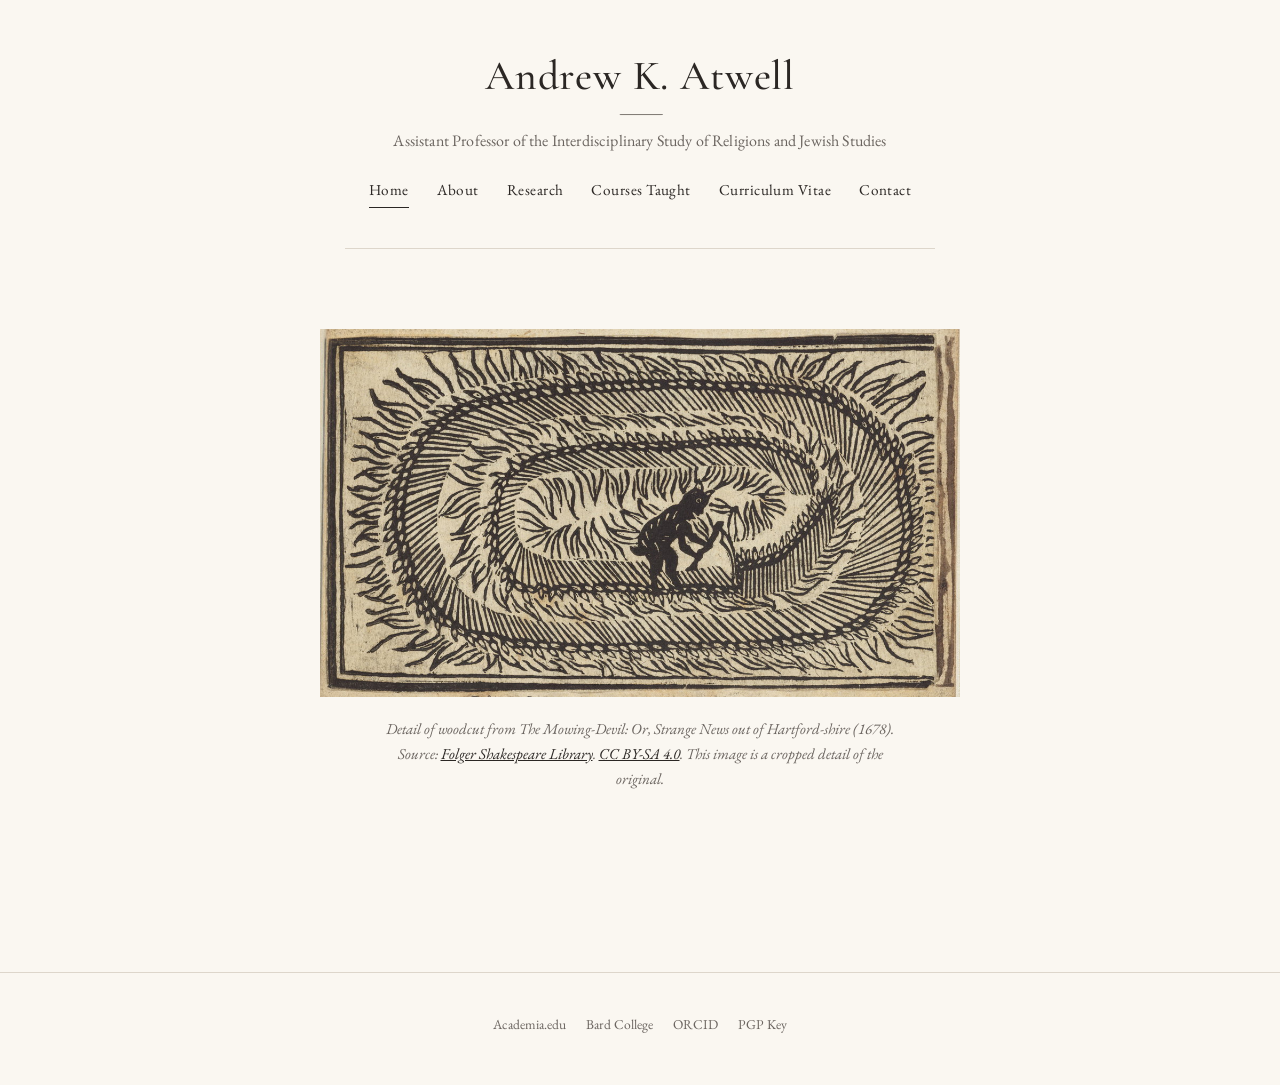
<file: index.html>
<!doctype html>
<html lang="en">
<head>
<meta charset="utf-8">
<meta name="viewport" content="width=device-width, initial-scale=1">
<meta name="description" content="Andrew K. Atwell, Assistant Professor of the Interdisciplinary Study of Religions and Jewish Studies at Bard College.">
<title>Andrew K. Atwell</title>
<link rel="stylesheet" href="css/style.css">
<script type="application/ld+json">
{
  "@context": "https://schema.org",
  "@type": "Person",
  "name": "Andrew K. Atwell",
  "url": "https://andrewkatwell.com/",
  "image": "https://andrewkatwell.com/images/headshot.jpg",
  "jobTitle": "Assistant Professor of the Interdisciplinary Study of Religions and Jewish Studies",
  "worksFor": {
    "@type": "CollegeOrUniversity",
    "name": "Bard College",
    "url": "https://www.bard.edu"
  },
  "alumniOf": [
    { "@type": "CollegeOrUniversity", "name": "University of Chicago" },
    { "@type": "CollegeOrUniversity", "name": "University of Virginia" },
    { "@type": "CollegeOrUniversity", "name": "Eckerd College" }
  ],
  "sameAs": [
    "https://bard.academia.edu/AndrewAtwell",
    "https://www.bard.edu/faculty/andrew-atwell",
    "https://orcid.org/0000-0002-2615-8442"
  ]
}
</script>
</head>
<body>
<div class="page">

<header class="site-header">
  <h1 class="site-header__name"><a href="index.html">Andrew K. Atwell</a></h1>
  <div class="site-header__marker"><span>&mdash;</span></div>
  <p class="site-header__title">Assistant Professor of the Interdisciplinary Study of Religions and Jewish Studies</p>
</header>

<nav class="site-nav" aria-label="Primary">
  <a href="index.html" aria-current="page">Home</a>
  <a href="about.html">About</a>
  <a href="research.html">Research</a>
  <a href="courses.html">Courses Taught</a>
  <a href="cv.html">Curriculum Vitae</a>
  <a href="contact.html">Contact</a>
</nav>

<main>
  <div class="landing">
    <img class="landing__image" src="images/home-photo.jpg" alt="Woodcut depicting a devil mowing a field in a spiral pattern, from a 1678 English pamphlet.">
    <p class="landing__caption">Detail of woodcut from <em>The Mowing-Devil: Or, Strange News out of Hartford-shire</em> (1678). Source: <a href="https://digitalcollections.folger.edu/img56978">Folger Shakespeare Library</a>. <a href="https://creativecommons.org/licenses/by-sa/4.0/">CC BY-SA 4.0</a>. This image is a cropped detail of the original.</p>
  </div>
</main>

<footer class="site-footer">
  <div class="site-footer__links">
    <a href="https://bard.academia.edu/AndrewAtwell">Academia.edu</a>
    <a href="https://www.bard.edu/faculty/andrew-atwell">Bard College</a>
    <a href="https://orcid.org/0000-0002-2615-8442">ORCID</a>
    <a href="https://keys.openpgp.org/search?q=40FF0E88ECA19319572B870DB6F219257C4F36E4">PGP Key</a>
  </div>
</footer>

</div>
</body>
</html>
</file>
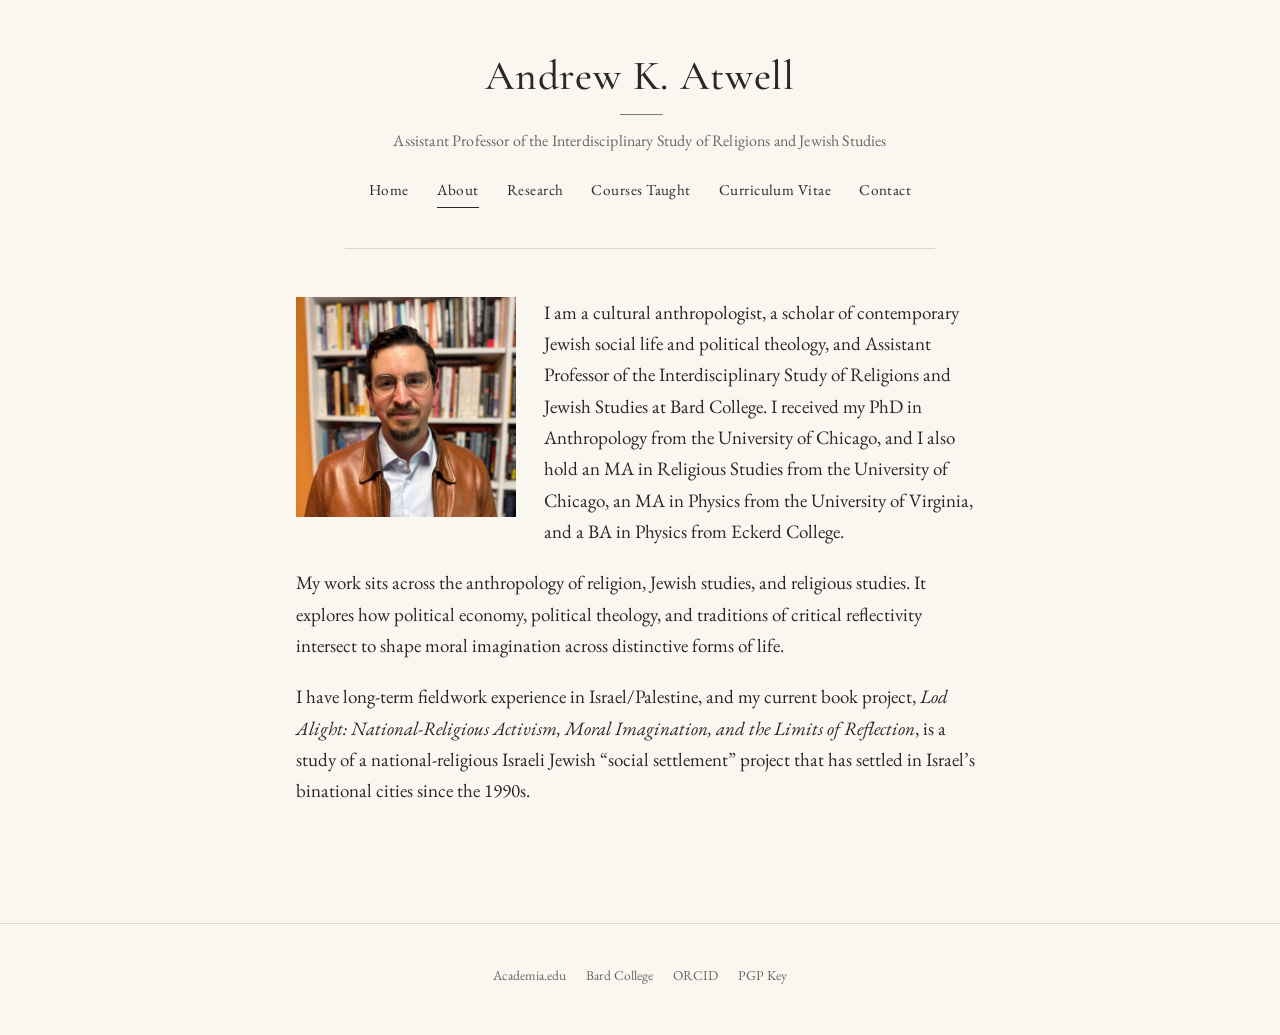
<file: about.html>
<!doctype html>
<html lang="en">
<head>
<meta charset="utf-8">
<meta name="viewport" content="width=device-width, initial-scale=1">
<meta name="description" content="About Andrew K. Atwell, cultural anthropologist and Assistant Professor of the Interdisciplinary Study of Religions and Jewish Studies at Bard College.">
<title>About &mdash; Andrew K. Atwell</title>
<link rel="stylesheet" href="css/style.css">
</head>
<body>
<div class="page">

<header class="site-header">
  <h1 class="site-header__name"><a href="index.html">Andrew K. Atwell</a></h1>
  <div class="site-header__marker"><span>&mdash;</span></div>
  <p class="site-header__title">Assistant Professor of the Interdisciplinary Study of Religions and Jewish Studies</p>
</header>

<nav class="site-nav" aria-label="Primary">
  <a href="index.html">Home</a>
  <a href="about.html" aria-current="page">About</a>
  <a href="research.html">Research</a>
  <a href="courses.html">Courses Taught</a>
  <a href="cv.html">Curriculum Vitae</a>
  <a href="contact.html">Contact</a>
</nav>

<main>
  <div class="about-content">
    <div class="about-portrait">
      <img src="images/headshot.jpg" alt="Andrew K. Atwell">
    </div>
    <p>I am a cultural anthropologist, a scholar of contemporary Jewish social life and political theology, and Assistant Professor of the Interdisciplinary Study of Religions and Jewish Studies at Bard College. I received my PhD in Anthropology from the University of Chicago, and I also hold an MA in Religious Studies from the University of Chicago, an MA in Physics from the University of Virginia, and a BA in Physics from Eckerd College.</p>
    <p>My work sits across the anthropology of religion, Jewish studies, and religious studies. It explores how political economy, political theology, and traditions of critical reflectivity intersect to shape moral imagination across distinctive forms of life.</p>
    <p>I have long-term fieldwork experience in Israel/Palestine, and my current book project, <em>Lod Alight: National-Religious Activism, Moral Imagination, and the Limits of Reflection</em>, is a study of a national-religious Israeli Jewish &ldquo;social settlement&rdquo; project that has settled in Israel&rsquo;s binational cities since the 1990s.</p>
  </div>
</main>

<footer class="site-footer">
  <div class="site-footer__links">
    <a href="https://bard.academia.edu/AndrewAtwell">Academia.edu</a>
    <a href="https://www.bard.edu/faculty/andrew-atwell">Bard College</a>
    <a href="https://orcid.org/0000-0002-2615-8442">ORCID</a>
    <a href="https://keys.openpgp.org/search?q=40FF0E88ECA19319572B870DB6F219257C4F36E4">PGP Key</a>
  </div>
</footer>

</div>
</body>
</html>
</file>
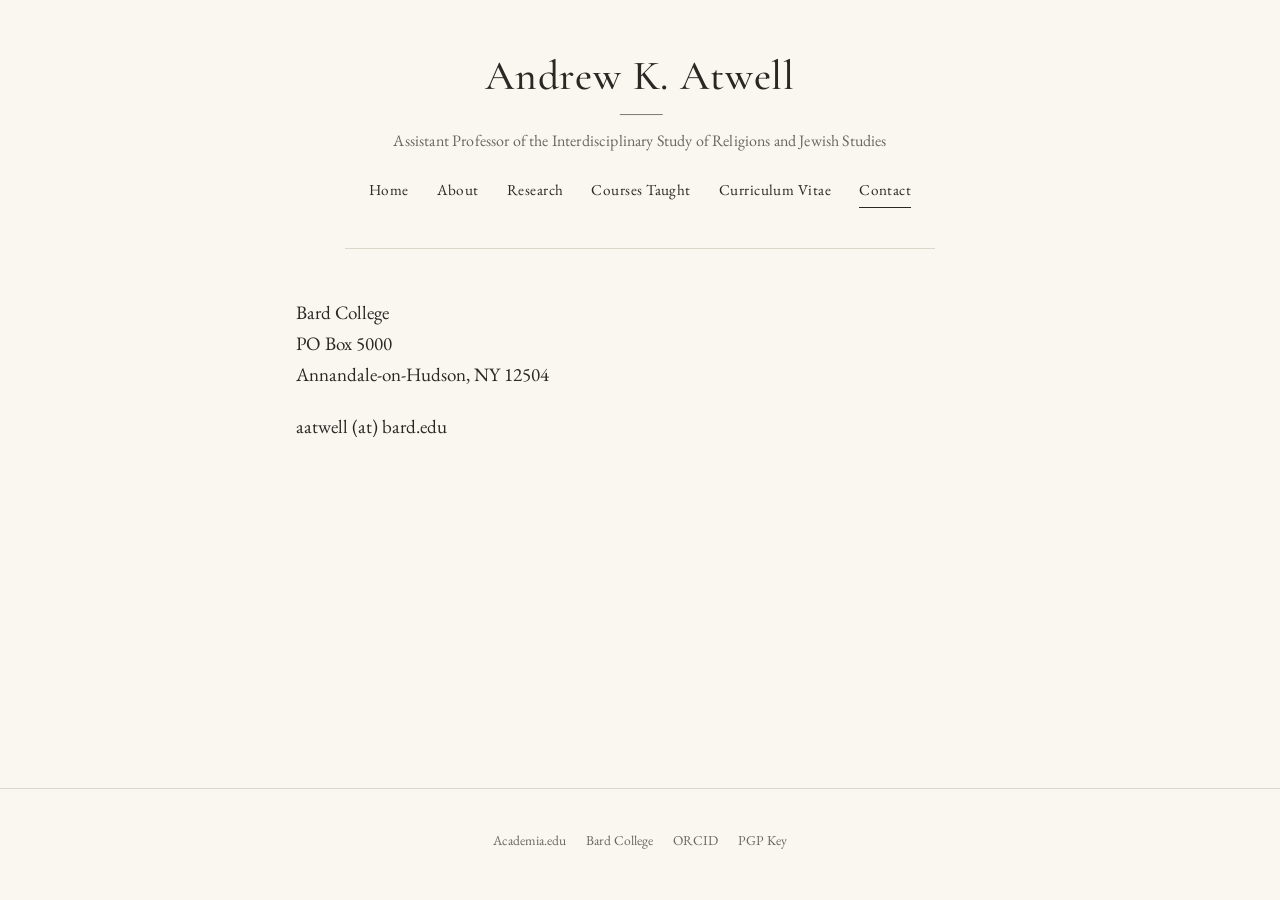
<file: contact.html>
<!doctype html>
<html lang="en">
<head>
<meta charset="utf-8">
<meta name="viewport" content="width=device-width, initial-scale=1">
<meta name="description" content="Contact information for Andrew K. Atwell, Assistant Professor of the Interdisciplinary Study of Religions and Jewish Studies at Bard College.">
<title>Contact &mdash; Andrew K. Atwell</title>
<link rel="stylesheet" href="css/style.css">
</head>
<body>
<div class="page">

<header class="site-header">
  <h1 class="site-header__name"><a href="index.html">Andrew K. Atwell</a></h1>
  <div class="site-header__marker"><span>&mdash;</span></div>
  <p class="site-header__title">Assistant Professor of the Interdisciplinary Study of Religions and Jewish Studies</p>
</header>

<nav class="site-nav" aria-label="Primary">
  <a href="index.html">Home</a>
  <a href="about.html">About</a>
  <a href="research.html">Research</a>
  <a href="courses.html">Courses Taught</a>
  <a href="cv.html">Curriculum Vitae</a>
  <a href="contact.html" aria-current="page">Contact</a>
</nav>

<main>
  <p>Bard College<br>
  PO Box 5000<br>
  Annandale-on-Hudson, NY 12504</p>

  <p>aatwell (at) bard.edu</p>
</main>

<footer class="site-footer">
  <div class="site-footer__links">
    <a href="https://bard.academia.edu/AndrewAtwell">Academia.edu</a>
    <a href="https://www.bard.edu/faculty/andrew-atwell">Bard College</a>
    <a href="https://orcid.org/0000-0002-2615-8442">ORCID</a>
    <a href="https://keys.openpgp.org/search?q=40FF0E88ECA19319572B870DB6F219257C4F36E4">PGP Key</a>
  </div>
</footer>

</div>
</body>
</html>
</file>
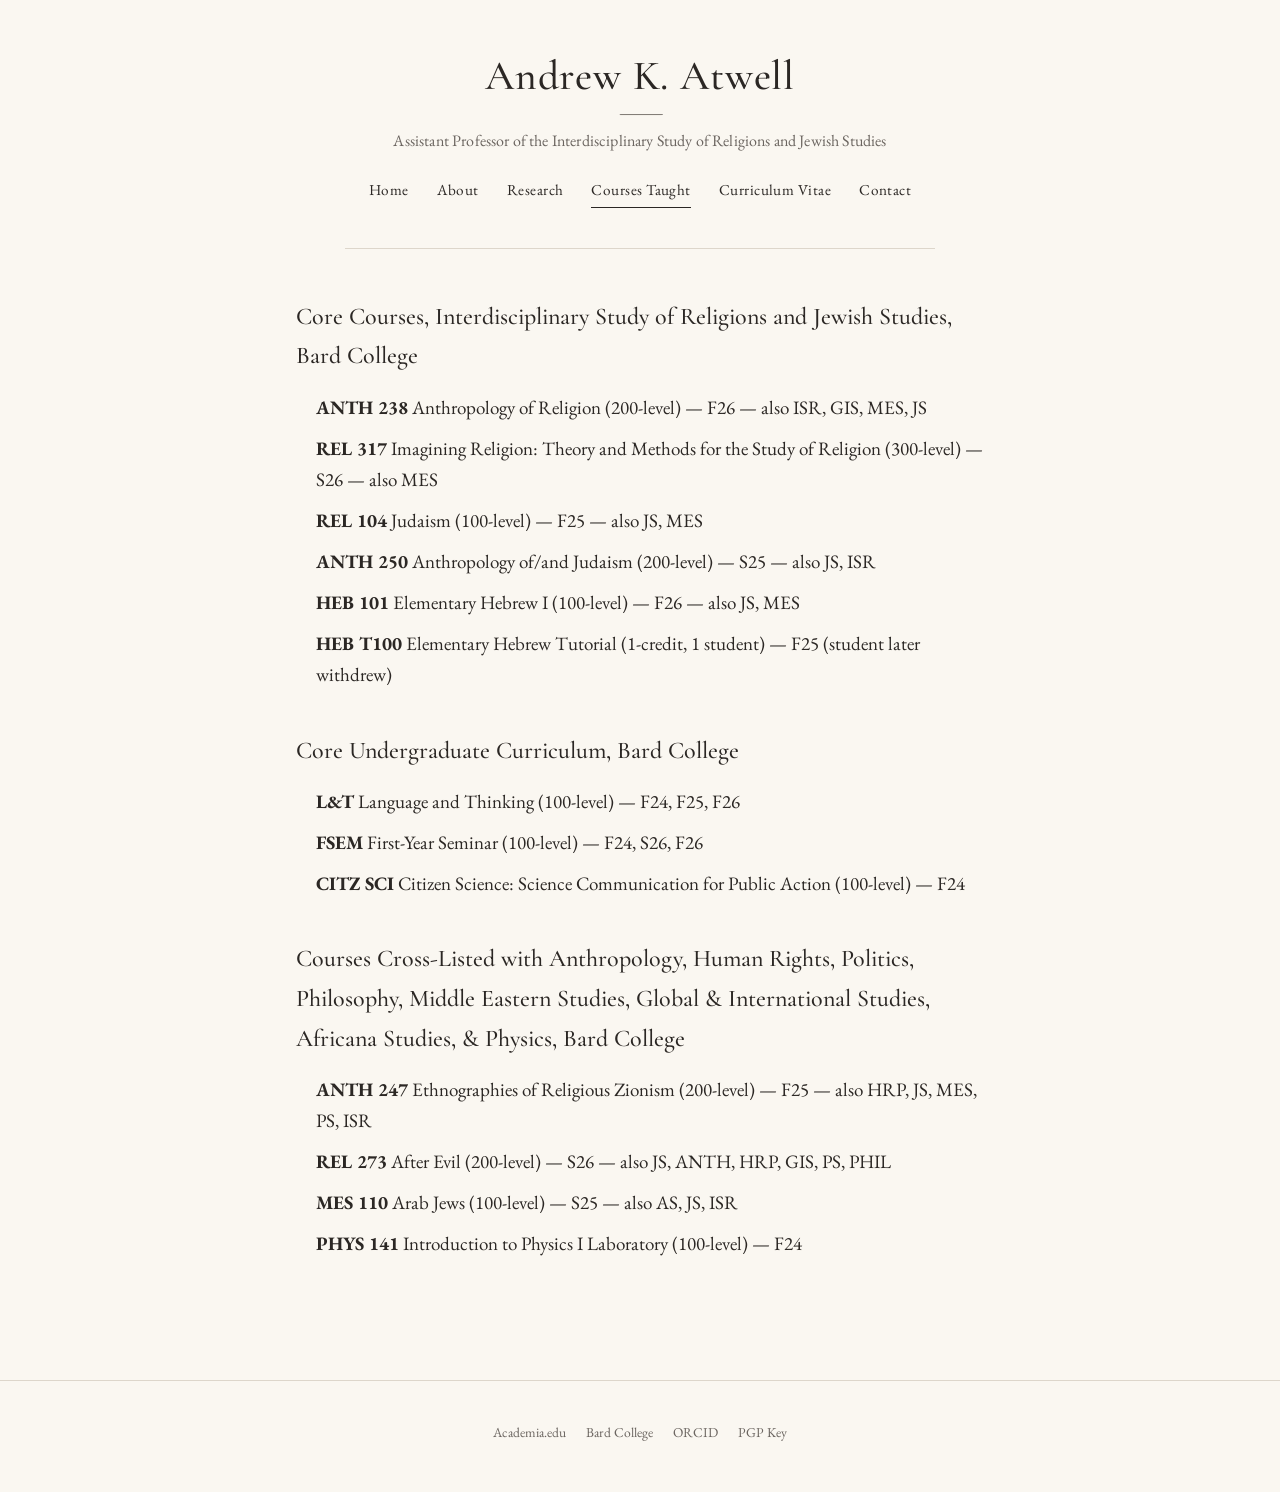
<file: courses.html>
<!doctype html>
<html lang="en">
<head>
<meta charset="utf-8">
<meta name="viewport" content="width=device-width, initial-scale=1">
<meta name="description" content="Courses taught by Andrew K. Atwell in the Interdisciplinary Study of Religions and Jewish Studies at Bard College.">
<title>Courses Taught &mdash; Andrew K. Atwell</title>
<link rel="stylesheet" href="css/style.css">
</head>
<body>
<div class="page">

<header class="site-header">
  <h1 class="site-header__name"><a href="index.html">Andrew K. Atwell</a></h1>
  <div class="site-header__marker"><span>&mdash;</span></div>
  <p class="site-header__title">Assistant Professor of the Interdisciplinary Study of Religions and Jewish Studies</p>
</header>

<nav class="site-nav" aria-label="Primary">
  <a href="index.html">Home</a>
  <a href="about.html">About</a>
  <a href="research.html">Research</a>
  <a href="courses.html" aria-current="page">Courses Taught</a>
  <a href="cv.html">Curriculum Vitae</a>
  <a href="contact.html">Contact</a>
</nav>

<main>
  <h2>Core Courses, Interdisciplinary Study of Religions and Jewish Studies, Bard College</h2>
  <ul>
    <li><strong>ANTH 238</strong> Anthropology of Religion (200-level) &mdash; F26 &mdash; also ISR, GIS, MES, JS</li>
    <li><strong>REL 317</strong> Imagining Religion: Theory and Methods for the Study of Religion (300-level) &mdash; S26 &mdash; also MES</li>
    <li><strong>REL 104</strong> Judaism (100-level) &mdash; F25 &mdash; also JS, MES</li>
    <li><strong>ANTH 250</strong> Anthropology of/and Judaism (200-level) &mdash; S25 &mdash; also JS, ISR</li>
    <li><strong>HEB 101</strong> Elementary Hebrew I (100-level) &mdash; F26 &mdash; also JS, MES</li>
    <li><strong>HEB T100</strong> Elementary Hebrew Tutorial (1-credit, 1 student) &mdash; F25 (student later withdrew)</li>
  </ul>

  <h2>Core Undergraduate Curriculum, Bard College</h2>
  <ul>
    <li><strong>L&amp;T</strong> Language and Thinking (100-level) &mdash; F24, F25, F26</li>
    <li><strong>FSEM</strong> First-Year Seminar (100-level) &mdash; F24, S26, F26</li>
    <li><strong>CITZ SCI</strong> Citizen Science: Science Communication for Public Action (100-level) &mdash; F24</li>
  </ul>

  <h2>Courses Cross-Listed with Anthropology, Human Rights, Politics, Philosophy, Middle Eastern Studies, Global &amp; International Studies, Africana Studies, &amp; Physics, Bard College</h2>
  <ul>
    <li><strong>ANTH 247</strong> Ethnographies of Religious Zionism (200-level) &mdash; F25 &mdash; also HRP, JS, MES, PS, ISR</li>
    <li><strong>REL 273</strong> After Evil (200-level) &mdash; S26 &mdash; also JS, ANTH, HRP, GIS, PS, PHIL</li>
    <li><strong>MES 110</strong> Arab Jews (100-level) &mdash; S25 &mdash; also AS, JS, ISR</li>
    <li><strong>PHYS 141</strong> Introduction to Physics I Laboratory (100-level) &mdash; F24</li>
  </ul>
</main>

<footer class="site-footer">
  <div class="site-footer__links">
    <a href="https://bard.academia.edu/AndrewAtwell">Academia.edu</a>
    <a href="https://www.bard.edu/faculty/andrew-atwell">Bard College</a>
    <a href="https://orcid.org/0000-0002-2615-8442">ORCID</a>
    <a href="https://keys.openpgp.org/search?q=40FF0E88ECA19319572B870DB6F219257C4F36E4">PGP Key</a>
  </div>
</footer>

</div>
</body>
</html>
</file>
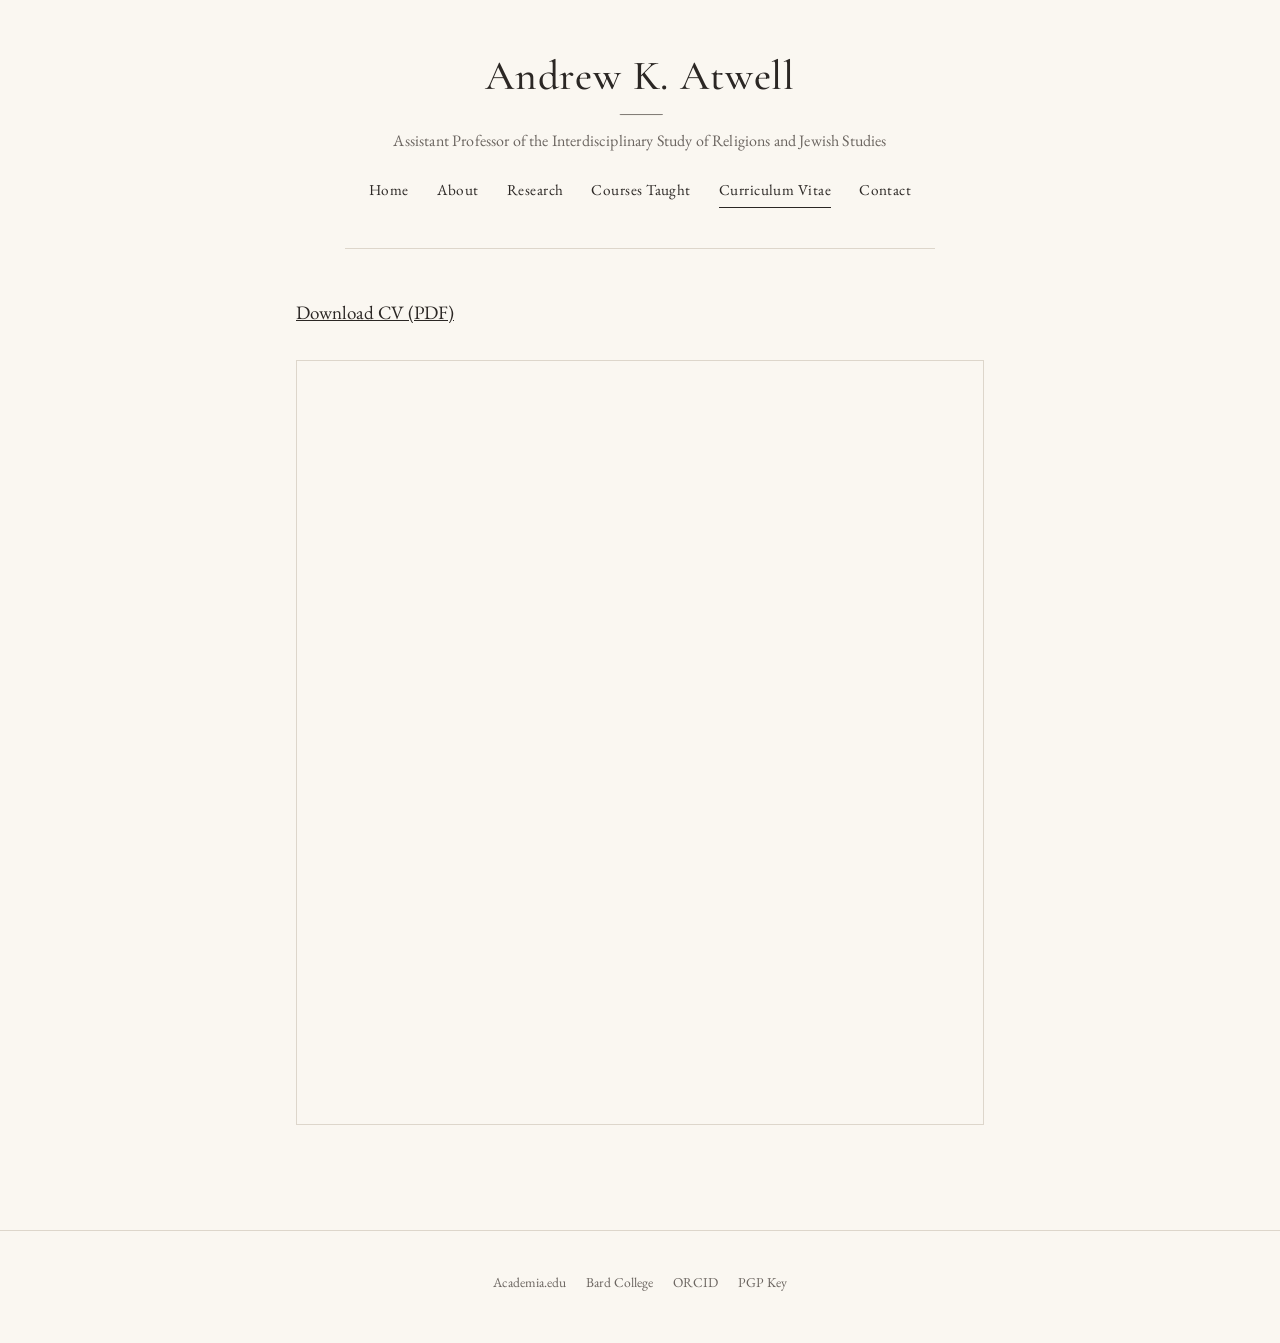
<file: cv.html>
<!doctype html>
<html lang="en">
<head>
<meta charset="utf-8">
<meta name="viewport" content="width=device-width, initial-scale=1">
<meta name="description" content="Curriculum vitae of Andrew K. Atwell, Assistant Professor of the Interdisciplinary Study of Religions and Jewish Studies at Bard College.">
<title>Curriculum Vitae &mdash; Andrew K. Atwell</title>
<link rel="stylesheet" href="css/style.css">
</head>
<body>
<div class="page">

<header class="site-header">
  <h1 class="site-header__name"><a href="index.html">Andrew K. Atwell</a></h1>
  <div class="site-header__marker"><span>&mdash;</span></div>
  <p class="site-header__title">Assistant Professor of the Interdisciplinary Study of Religions and Jewish Studies</p>
</header>

<nav class="site-nav" aria-label="Primary">
  <a href="index.html">Home</a>
  <a href="about.html">About</a>
  <a href="research.html">Research</a>
  <a href="courses.html">Courses Taught</a>
  <a href="cv.html" aria-current="page">Curriculum Vitae</a>
  <a href="contact.html">Contact</a>
</nav>

<main>
  <p class="cv-download">
    <a href="files/akatwell_cv.pdf">Download CV (PDF)</a>
  </p>
  <iframe class="cv-embed" src="files/akatwell_cv.pdf" title="Curriculum Vitae"></iframe>
</main>

<footer class="site-footer">
  <div class="site-footer__links">
    <a href="https://bard.academia.edu/AndrewAtwell">Academia.edu</a>
    <a href="https://www.bard.edu/faculty/andrew-atwell">Bard College</a>
    <a href="https://orcid.org/0000-0002-2615-8442">ORCID</a>
    <a href="https://keys.openpgp.org/search?q=40FF0E88ECA19319572B870DB6F219257C4F36E4">PGP Key</a>
  </div>
</footer>

</div>
</body>
</html>
</file>
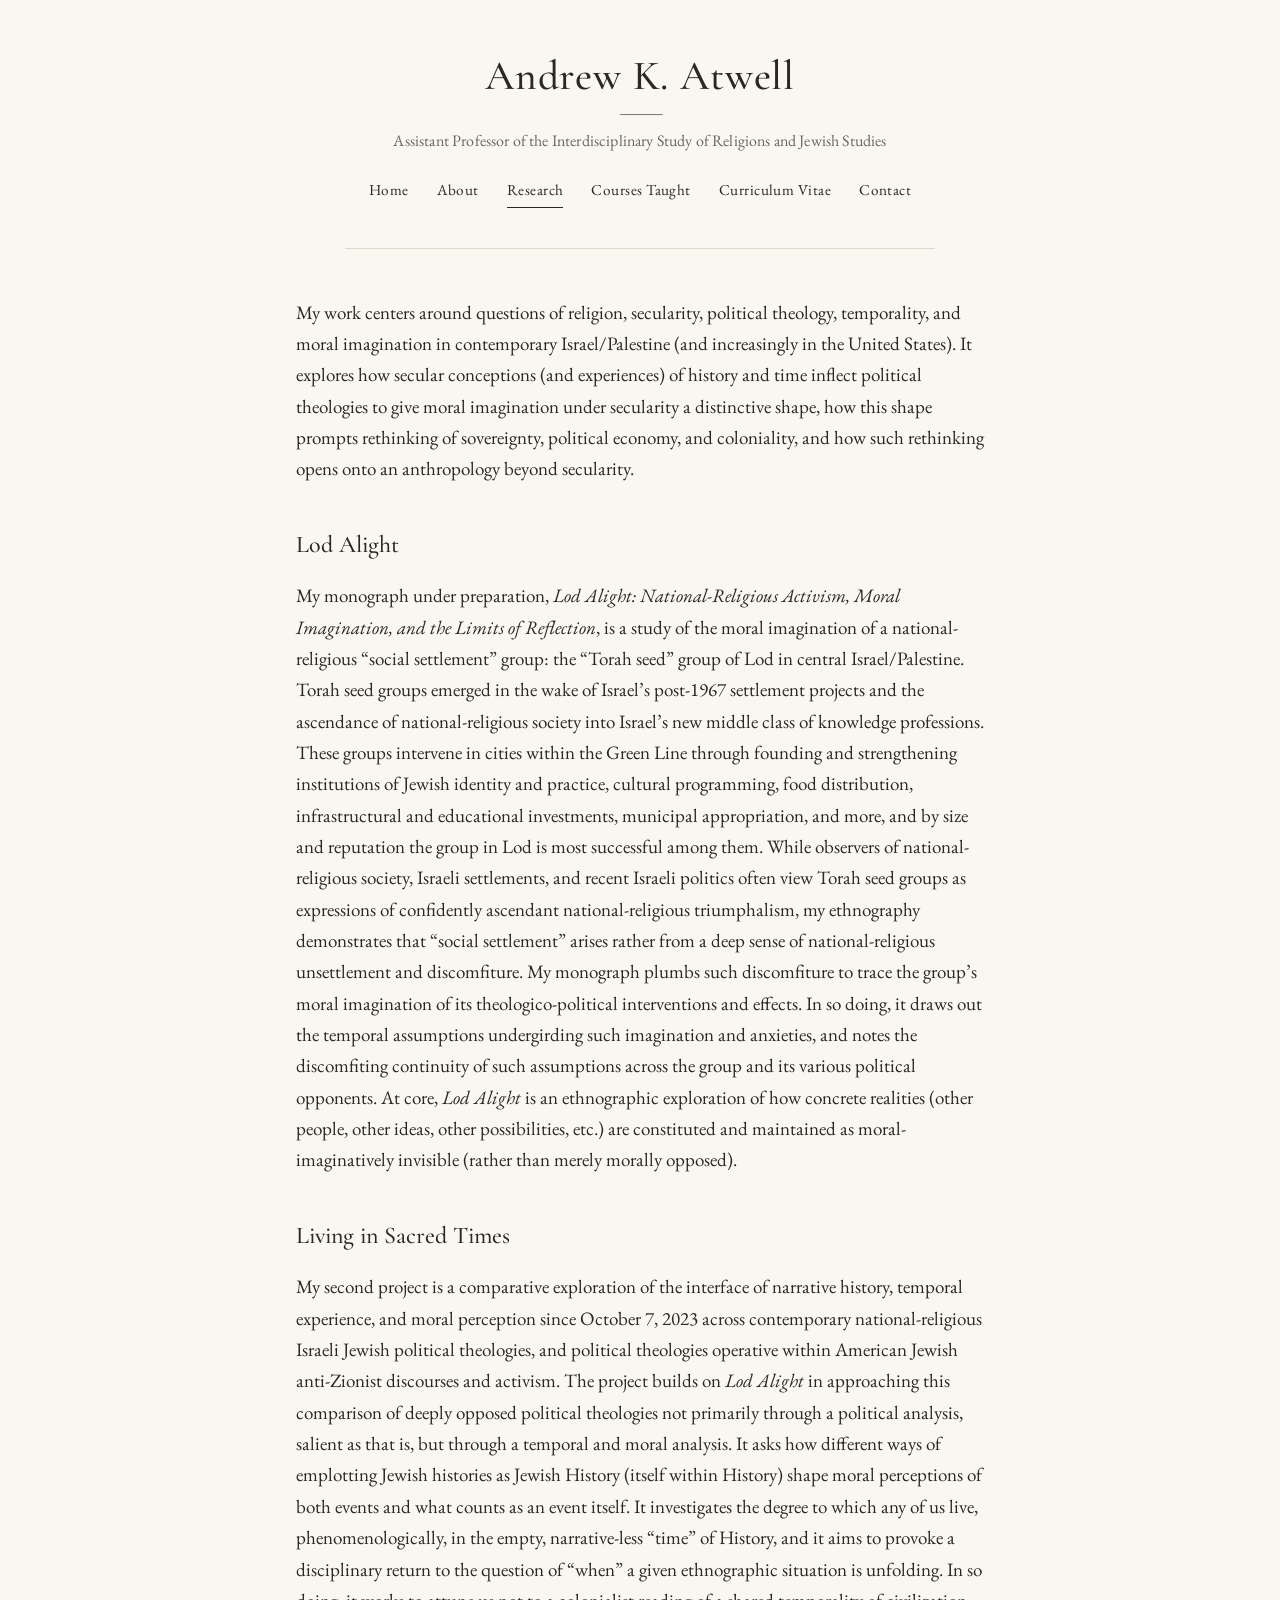
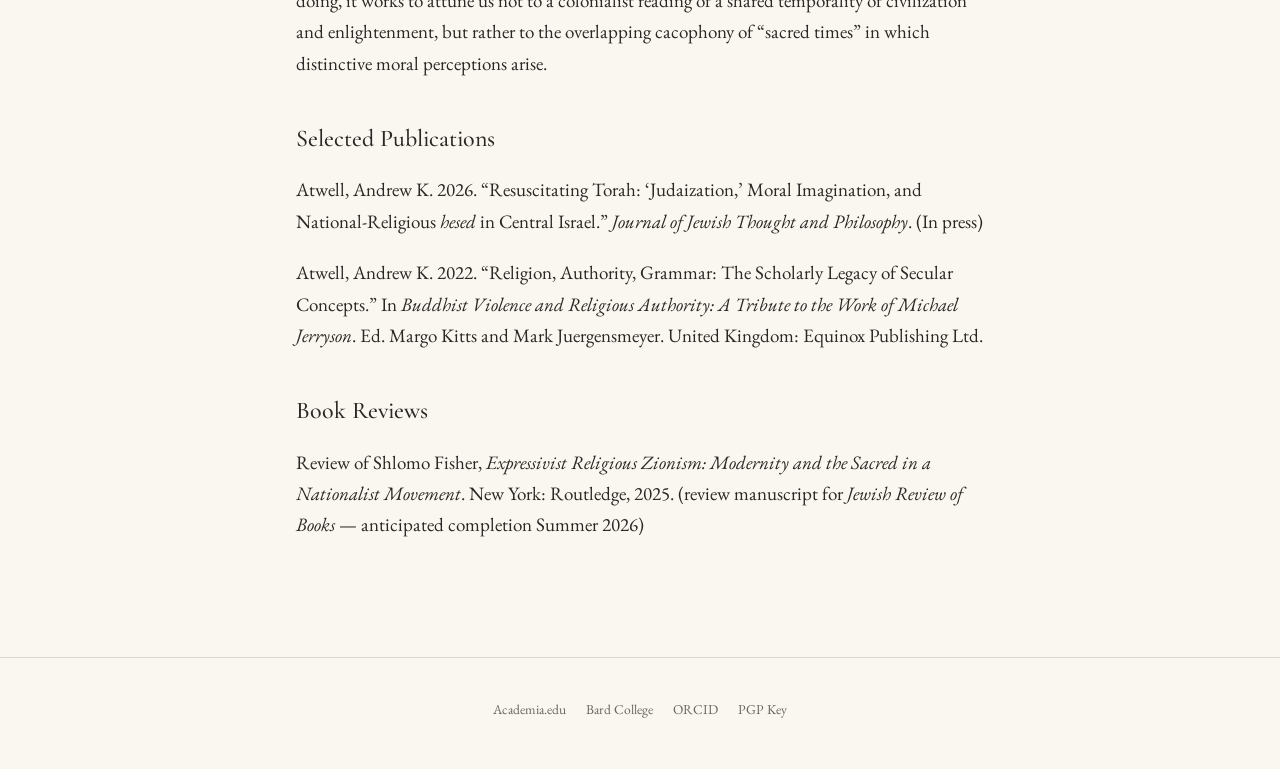
<file: research.html>
<!doctype html>
<html lang="en">
<head>
<meta charset="utf-8">
<meta name="viewport" content="width=device-width, initial-scale=1">
<meta name="description" content="Research by Andrew K. Atwell on religion, secularity, political theology, temporality, and moral imagination in contemporary Israel/Palestine.">
<title>Research &mdash; Andrew K. Atwell</title>
<link rel="stylesheet" href="css/style.css">
</head>
<body>
<div class="page">

<header class="site-header">
  <h1 class="site-header__name"><a href="index.html">Andrew K. Atwell</a></h1>
  <div class="site-header__marker"><span>&mdash;</span></div>
  <p class="site-header__title">Assistant Professor of the Interdisciplinary Study of Religions and Jewish Studies</p>
</header>

<nav class="site-nav" aria-label="Primary">
  <a href="index.html">Home</a>
  <a href="about.html">About</a>
  <a href="research.html" aria-current="page">Research</a>
  <a href="courses.html">Courses Taught</a>
  <a href="cv.html">Curriculum Vitae</a>
  <a href="contact.html">Contact</a>
</nav>

<main>
  <p>My work centers around questions of religion, secularity, political theology, temporality, and moral imagination in contemporary Israel/Palestine (and increasingly in the United States). It explores how secular conceptions (and experiences) of history and time inflect political theologies to give moral imagination under secularity a distinctive shape, how this shape prompts rethinking of sovereignty, political economy, and coloniality, and how such rethinking opens onto an anthropology beyond secularity.</p>

  <h2>Lod Alight</h2>
  <p>My monograph under preparation, <em>Lod Alight: National-Religious Activism, Moral Imagination, and the Limits of Reflection</em>, is a study of the moral imagination of a national-religious &ldquo;social settlement&rdquo; group: the &ldquo;Torah seed&rdquo; group of Lod in central Israel/Palestine. Torah seed groups emerged in the wake of Israel&rsquo;s post-1967 settlement projects and the ascendance of national-religious society into Israel&rsquo;s new middle class of knowledge professions. These groups intervene in cities within the Green Line through founding and strengthening institutions of Jewish identity and practice, cultural programming, food distribution, infrastructural and educational investments, municipal appropriation, and more, and by size and reputation the group in Lod is most successful among them. While observers of national-religious society, Israeli settlements, and recent Israeli politics often view Torah seed groups as expressions of confidently ascendant national-religious triumphalism, my ethnography demonstrates that &ldquo;social settlement&rdquo; arises rather from a deep sense of national-religious unsettlement and discomfiture. My monograph plumbs such discomfiture to trace the group&rsquo;s moral imagination of its theologico-political interventions and effects. In so doing, it draws out the temporal assumptions undergirding such imagination and anxieties, and notes the discomfiting continuity of such assumptions across the group and its various political opponents. At core, <em>Lod Alight</em> is an ethnographic exploration of how concrete realities (other people, other ideas, other possibilities, etc.) are constituted and maintained as moral-imaginatively invisible (rather than merely morally opposed).</p>

  <h2>Living in Sacred Times</h2>
  <p>My second project is a comparative exploration of the interface of narrative history, temporal experience, and moral perception since October 7, 2023 across contemporary national-religious Israeli Jewish political theologies, and political theologies operative within American Jewish anti-Zionist discourses and activism. The project builds on <em>Lod Alight</em> in approaching this comparison of deeply opposed political theologies not primarily through a political analysis, salient as that is, but through a temporal and moral analysis. It asks how different ways of emplotting Jewish histories as Jewish History (itself within History) shape moral perceptions of both events and what counts as an event itself. It investigates the degree to which any of us live, phenomenologically, in the empty, narrative-less &ldquo;time&rdquo; of History, and it aims to provoke a disciplinary return to the question of &ldquo;when&rdquo; a given ethnographic situation is unfolding. In so doing, it works to attune us not to a colonialist reading of a shared temporality of civilization and enlightenment, but rather to the overlapping cacophony of &ldquo;sacred times&rdquo; in which distinctive moral perceptions arise.</p>

  <h2>Selected Publications</h2>
  <p>Atwell, Andrew K. 2026. &ldquo;Resuscitating Torah: &lsquo;Judaization,&rsquo; Moral Imagination, and National-Religious <em>hesed</em> in Central Israel.&rdquo; <em>Journal of Jewish Thought and Philosophy</em>. (In press)</p>
  <p>Atwell, Andrew K. 2022. &ldquo;Religion, Authority, Grammar: The Scholarly Legacy of Secular Concepts.&rdquo; In <em>Buddhist Violence and Religious Authority: A Tribute to the Work of Michael Jerryson</em>. Ed. Margo Kitts and Mark Juergensmeyer. United Kingdom: Equinox Publishing Ltd.</p>

  <h2>Book Reviews</h2>
  <p>Review of Shlomo Fisher, <em>Expressivist Religious Zionism: Modernity and the Sacred in a Nationalist Movement</em>. New York: Routledge, 2025. (review manuscript for <em>Jewish Review of Books</em> &mdash; anticipated completion Summer 2026)</p>
</main>

<footer class="site-footer">
  <div class="site-footer__links">
    <a href="https://bard.academia.edu/AndrewAtwell">Academia.edu</a>
    <a href="https://www.bard.edu/faculty/andrew-atwell">Bard College</a>
    <a href="https://orcid.org/0000-0002-2615-8442">ORCID</a>
    <a href="https://keys.openpgp.org/search?q=40FF0E88ECA19319572B870DB6F219257C4F36E4">PGP Key</a>
  </div>
</footer>

</div>
</body>
</html>
</file>
<file: css/style.css>
/* ==========================================================================
   Andrew K. Atwell — site-wide styles
   Fonts: Cormorant Garamond (headers) + EB Garamond (body)
   ========================================================================== */

@import url('https://fonts.googleapis.com/css2?family=Cormorant+Garamond:ital,wght@0,400;0,500;0,600;1,400&family=EB+Garamond:ital,wght@0,400;0,500;1,400&display=swap');

:root {
  --color-bg: #faf7f1;
  --color-text: #2b2724;
  --color-text-muted: #6b6560;
  --color-rule: #ddd6cb;
  --color-link: #2b2724;
  --font-display: 'Cormorant Garamond', 'Garamond', 'Times New Roman', serif;
  --font-body: 'EB Garamond', 'Garamond', 'Times New Roman', serif;
  --page-max-width: 46rem;
}

* {
  box-sizing: border-box;
}

html {
  background: var(--color-bg);
}

body {
  margin: 0;
  background: var(--color-bg);
  color: var(--color-text);
  font-family: var(--font-body);
  font-size: 19px;
  line-height: 1.65;
  -webkit-font-smoothing: antialiased;
}

.page {
  display: flex;
  flex-direction: column;
  min-height: 100vh;
}

/* ---- Site header (name + title) ---- */

.site-header {
  text-align: center;
  padding: 3.5rem 1.5rem 1.5rem;
}

.site-header__name {
  font-family: var(--font-display);
  font-weight: 500;
  font-size: 2.6rem;
  letter-spacing: 0.02em;
  margin: 0;
  line-height: 1;
}

.site-header__name a {
  color: inherit;
  text-decoration: none;
}

.site-header__title {
  font-family: var(--font-body);
  font-size: 1rem;
  color: var(--color-text-muted);
  margin: 0;
  letter-spacing: 0.01em;
}

.site-header__marker {
  display: block;
  margin: 0.45rem 0;
  color: var(--color-text-muted);
  font-size: 1rem;
  line-height: 1;
}

.site-header__marker span {
  display: inline-block;
  transform: scaleX(3.2);
}

/* ---- Navigation ---- */

.site-nav {
  display: flex;
  justify-content: center;
  flex-wrap: wrap;
  gap: 0.5rem 1.75rem;
  padding: 0 1.5rem 2.5rem;
  border-bottom: 1px solid var(--color-rule);
  margin: 0 auto;
  max-width: var(--page-max-width);
}

.site-nav a {
  color: var(--color-link);
  text-decoration: none;
  font-family: var(--font-body);
  font-size: 0.95rem;
  letter-spacing: 0.03em;
  padding-bottom: 0.2rem;
  border-bottom: 1px solid transparent;
}

.site-nav a:hover,
.site-nav a[aria-current="page"] {
  border-bottom: 1px solid var(--color-text);
}

/* ---- Main content ---- */

main {
  flex: 1;
  width: 100%;
  max-width: var(--page-max-width);
  margin: 0 auto;
  padding: 3rem 1.5rem 4rem;
}

main h2 {
  font-family: var(--font-display);
  font-weight: 500;
  font-size: 1.5rem;
  margin: 2.5rem 0 1rem;
}

main h2:first-child {
  margin-top: 0;
}

main p {
  margin: 0 0 1.25rem;
}

main ul {
  list-style: none;
  margin: 0 0 1.5rem;
  padding-left: 1.25rem;
}

main li {
  margin: 0 0 0.6rem;
}

main a {
  color: var(--color-link);
}

/* ---- Home / landing page ---- */

.landing {
  display: flex;
  flex-direction: column;
  align-items: center;
  text-align: center;
  padding: 2rem 1.5rem 4rem;
}

.landing__image {
  max-width: 100%;
  height: auto;
}

.landing__caption {
  margin-top: 1.25rem;
  font-family: var(--font-body);
  font-style: italic;
  color: var(--color-text-muted);
  font-size: 0.95rem;
  max-width: 32rem;
}

/* ---- About page: inset headshot ---- */

.about-portrait {
  float: left;
  width: 220px;
  margin: 0 1.75rem 1rem 0;
}

.about-portrait img {
  width: 100%;
  height: auto;
}

.about-content::after {
  content: "";
  display: block;
  clear: both;
}

/* ---- CV page ---- */

.cv-download {
  margin-bottom: 2rem;
}

.cv-embed {
  width: 100%;
  height: 85vh;
  border: 1px solid var(--color-rule);
}

/* ---- Site footer ---- */

.site-footer {
  text-align: center;
  padding: 2.5rem 1.5rem 3rem;
  border-top: 1px solid var(--color-rule);
  margin-top: 2rem;
}

.site-footer__links {
  display: flex;
  justify-content: center;
  flex-wrap: wrap;
  gap: 0.5rem 1.25rem;
  font-size: 0.85rem;
  color: var(--color-text-muted);
}

.site-footer__links a {
  color: var(--color-text-muted);
  text-decoration: none;
  border-bottom: 1px solid transparent;
}

.site-footer__links a:hover {
  border-bottom: 1px solid var(--color-text-muted);
}

@media (max-width: 480px) {
  .site-header__name {
    font-size: 2.1rem;
  }

  .about-portrait {
    float: none;
    width: 180px;
    margin: 0 auto 1.5rem;
    display: block;
  }
}
</file>
